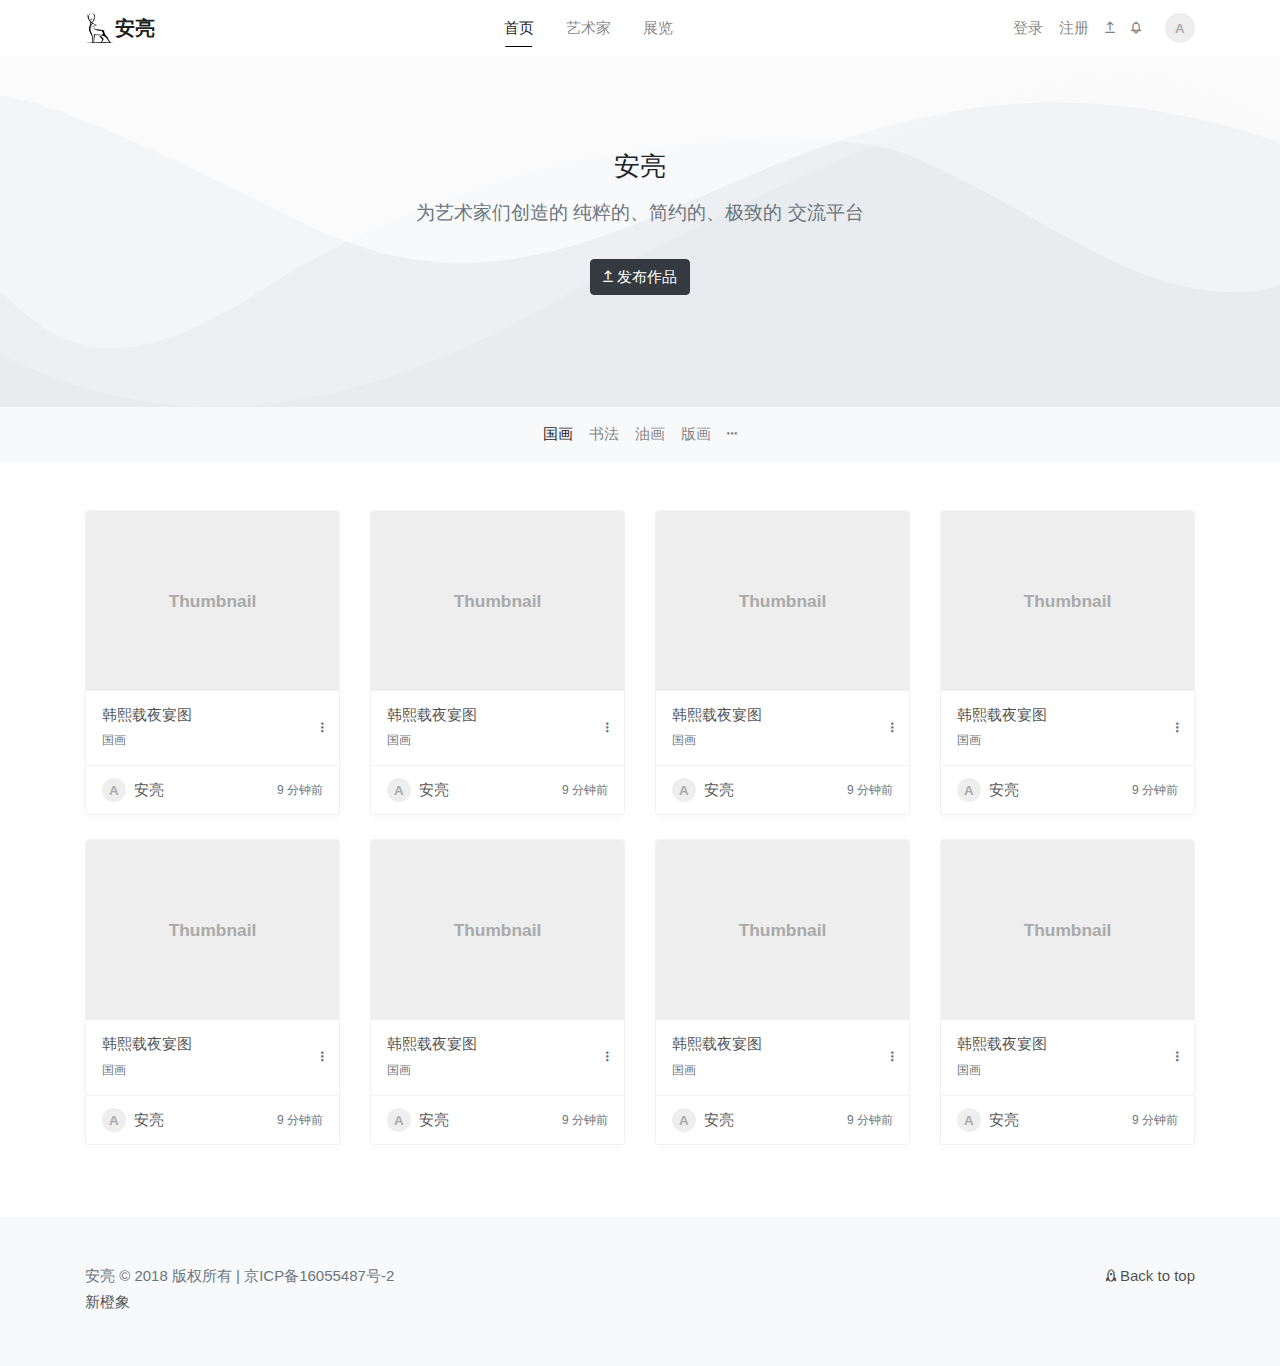
<file: index.html>
<!DOCTYPE html>
<html lang="en">
<head>
    <meta charset="utf-8">
    <meta name="viewport" content="width=device-width, initial-scale=1, shrink-to-fit=no">
    <title>安亮 - 纯粹的艺术家网站</title>
    <link rel="stylesheet" href="assets/css/bootstrap.min.css">
    <link rel="stylesheet" href="assets/css/style.css">
</head>
<body>
<header>
    <nav class="navbar navbar-expand-sm navbar-light bg-white">
        <div class="container d-flex align-items-center justify-content-between">

            <a href="#" class="navbar-brand d-flex align-items-center">
                <img class="logo" src="assets/images/deer.svg" alt="安亮">
                <strong>安亮</strong>
            </a>
            <ul class="navbar-nav m-auto navbar-nav-main">
                <li class="nav-item">
                    <a class="nav-link active" href="index.html">首页 <span class="sr-only">(current)</span></a>
                </li>
                <li class="nav-item">
                    <a class="nav-link" href="artists.html">艺术家</a>
                </li>
                <li class="nav-item">
                    <a class="nav-link" href="#">展览</a>
                </li>
            </ul>
            <ul class="navbar-nav navbar-nav-login">
                <li><a class="nav-link" href="#">登录</a></li>
                <li><a class="nav-link" href="#">注册</a></li>
            </ul>
            <ul class="navbar-nav d-flex align-items-center navbar-nav-user">
                <li>
                    <a class="nav-link" href="#"><i class="fe fe-upload"></i></a>
                </li>
                <li>
                    <a class="nav-link" href="#"><i class="fe fe-bell"></i></a>
                </li>
                <li class="ml-3">
                    <div class="dropdown">
                        <a href="#" class="dropdown-toggle dropdown-avatar" role="button" data-toggle="dropdown" aria-haspopup="true" aria-expanded="false">
                            <img class="rounded-circle" data-src="holder.js/30x30?&text=A?&text=A">
                        </a>
                        <div class="dropdown-menu dropdown-menu-right">
                            <a class="dropdown-item" href="#"><i class="fe fe-home"></i> 安亮</a>
                            <div class="dropdown-divider"></div>
                            <a class="dropdown-item" href="#"><i class="fe fe-picture"></i> 我的作品</a>
                            <a class="dropdown-item" href="#"><i class="fe fe-heart-o"></i> 我的关注</a>
                            <a class="dropdown-item" href="#"><i class="fe fe-document"></i> 我的资料</a>
                            <div class="dropdown-divider"></div>
                            <a class="dropdown-item" href="#"><i class="fe fe-logout"></i> 退出</a>
                        </div>
                    </div>
                </li>
            </ul>

        </div>
    </nav>
</header>

<main role="main">

    <section class="jumbotron text-center">
        <svg class="rickrack" xmlns="http://www.w3.org/2000/svg" width="100%" height="100%" viewBox="0 0 1000 100" preserveAspectRatio="none">
            <path opacity="0.2" d="M473,67.3c-203.9,88.3-263.1-34-320.3,0C66,119.1,0,59.7,0,59.7V0h1000v59.7 c0,0-62.1,26.1-94.9,29.3c-32.8,3.3-62.8-12.3-75.8-22.1C806,49.6,745.3,8.7,694.9,4.7S492.4,59,473,67.3z"></path>
            <path opacity="0.4" d="M734,67.3c-45.5,0-77.2-23.2-129.1-39.1c-28.6-8.7-150.3-10.1-254,39.1 s-91.7-34.4-149.2,0C115.7,118.3,0,39.8,0,39.8V0h1000v36.5c0,0-28.2-18.5-92.1-18.5C810.2,18.1,775.7,67.3,734,67.3z"></path>
            <path opacity="0.6" d="M766.1,28.9c-200-57.5-266,65.5-395.1,19.5C242,1.8,242,5.4,184.8,20.6C128,35.8,132.3,44.9,89.9,52.5C28.6,63.7,0,0,0,0 h1000c0,0-9.9,40.9-83.6,48.1S829.6,47,766.1,28.9z"></path>
        </svg>
        <div class="container">
            <h1 class="jumbotron-heading">安亮</h1>
            <p class="lead text-muted">为艺术家们创造的 纯粹的、简约的、极致的 交流平台</p>
            <p class="pt-3"><button class="btn btn-dark"><i class="fe fe-upload"></i> 发布作品</button></p>
        </div>
    </section>

    <nav class="navbar navbar-expand-sm navbar-light bg-light">
        <div class="container">
            <ul class="navbar-nav m-auto">
                <li class="nav-item">
                    <a class="nav-link active" href="#">国画 <span class="sr-only">(current)</span></a>
                </li>
                <li class="nav-item">
                    <a class="nav-link" href="#">书法</a>
                </li>
                <li class="nav-item">
                    <a class="nav-link" href="#">油画</a>
                </li>
                <li class="nav-item">
                    <a class="nav-link" href="#">版画</a>
                </li>
                <li class="nav-item">
                    <div class="dropdown">
                        <a href="#" class="nav-link dropdown-toggle dropdown-ellipses" role="button" data-toggle="dropdown" aria-haspopup="true" aria-expanded="false">
                            <i class="fe fe-elipsis-h"></i>
                        </a>
                        <div class="dropdown-menu dropdown-menu-right">
                            <a href="#" class="dropdown-item">摄影</a>
                            <a href="#" class="dropdown-item">雕塑</a>
                            <a href="#" class="dropdown-item">当代水墨</a>
                        </div>
                    </div>
                </li>
            </ul>
        </div>
    </nav>

    <div class="album py-5">
        <div class="container">

            <div class="row">
                <div class="col-xl-3 col-lg-4 col-md-6">
                    <div class="card card-album mb-4">
                        <a href="#" target="_blank">
                            <img class="card-img-top" data-src="holder.js/100px180?auto=yes&text=Thumbnail" alt="Card image cap">
                        </a>
                        <div class="card-body">
                            <div class="row align-items-center">
                                <div class="col">
                                    <h4 class="card-title mb-2 name"><a href="#" target="_blank">韩熙载夜宴图</a></h4>
                                    <p class="card-text small text-muted">国画</p>
                                </div>
                                <div class="col-auto">
                                    <a class="text-muted" href="#"><i class="fe fe-elipsis-v"></i></a>
                                </div>
                            </div>
                        </div>
                        <div class="card-footer d-flex justify-content-between align-items-center">
                            <div class="media align-items-center">
                                <a href="anliang.html" target="_blank">
                                    <img class="rounded-circle align-self-center mr-2" data-src="holder.js/24x24?&text=A?&text=A">
                                </a>
                                <div class="media-body">
                                    <a href="anliang.html" target="_blank">安亮</a>
                                </div>
                            </div>
                            <small class="text-muted">9 分钟前</small>
                        </div>
                    </div>
                </div>
                <div class="col-xl-3 col-lg-4 col-md-6">
                    <div class="card card-album mb-4">
                        <a href="#" target="_blank">
                            <img class="card-img-top" data-src="holder.js/100px180?auto=yes&text=Thumbnail" alt="Card image cap">
                        </a>
                        <div class="card-body">
                            <div class="row align-items-center">
                                <div class="col">
                                    <h4 class="card-title mb-2 name"><a href="#" target="_blank">韩熙载夜宴图</a></h4>
                                    <p class="card-text small text-muted">国画</p>
                                </div>
                                <div class="col-auto">
                                    <a class="text-muted" href="#"><i class="fe fe-elipsis-v"></i></a>
                                </div>
                            </div>
                        </div>
                        <div class="card-footer d-flex justify-content-between align-items-center">
                            <div class="media align-items-center">
                                <a href="anliang.html" target="_blank">
                                    <img class="rounded-circle align-self-center mr-2" data-src="holder.js/24x24?&text=A?&text=A">
                                </a>
                                <div class="media-body">
                                    <a href="anliang.html" target="_blank">安亮</a>
                                </div>
                            </div>
                            <small class="text-muted">9 分钟前</small>
                        </div>
                    </div>
                </div>
                <div class="col-xl-3 col-lg-4 col-md-6">
                    <div class="card card-album mb-4">
                        <a href="#" target="_blank">
                            <img class="card-img-top" data-src="holder.js/100px180?auto=yes&text=Thumbnail" alt="Card image cap">
                        </a>
                        <div class="card-body">
                            <div class="row align-items-center">
                                <div class="col">
                                    <h4 class="card-title mb-2 name"><a href="#" target="_blank">韩熙载夜宴图</a></h4>
                                    <p class="card-text small text-muted">国画</p>
                                </div>
                                <div class="col-auto">
                                    <a class="text-muted" href="#"><i class="fe fe-elipsis-v"></i></a>
                                </div>
                            </div>
                        </div>
                        <div class="card-footer d-flex justify-content-between align-items-center">
                            <div class="media align-items-center">
                                <a href="anliang.html" target="_blank">
                                    <img class="rounded-circle align-self-center mr-2" data-src="holder.js/24x24?&text=A?&text=A">
                                </a>
                                <div class="media-body">
                                    <a href="anliang.html" target="_blank">安亮</a>
                                </div>
                            </div>
                            <small class="text-muted">9 分钟前</small>
                        </div>
                    </div>
                </div>
                <div class="col-xl-3 col-lg-4 col-md-6">
                    <div class="card card-album mb-4">
                        <a href="#" target="_blank">
                            <img class="card-img-top" data-src="holder.js/100px180?auto=yes&text=Thumbnail" alt="Card image cap">
                        </a>
                        <div class="card-body">
                            <div class="row align-items-center">
                                <div class="col">
                                    <h4 class="card-title mb-2 name"><a href="#" target="_blank">韩熙载夜宴图</a></h4>
                                    <p class="card-text small text-muted">国画</p>
                                </div>
                                <div class="col-auto">
                                    <a class="text-muted" href="#"><i class="fe fe-elipsis-v"></i></a>
                                </div>
                            </div>
                        </div>
                        <div class="card-footer d-flex justify-content-between align-items-center">
                            <div class="media align-items-center">
                                <a href="anliang.html" target="_blank">
                                    <img class="rounded-circle align-self-center mr-2" data-src="holder.js/24x24?&text=A?&text=A">
                                </a>
                                <div class="media-body">
                                    <a href="anliang.html" target="_blank">安亮</a>
                                </div>
                            </div>
                            <small class="text-muted">9 分钟前</small>
                        </div>
                    </div>
                </div>
                <div class="col-xl-3 col-lg-4 col-md-6">
                    <div class="card card-album mb-4">
                        <a href="#" target="_blank">
                            <img class="card-img-top" data-src="holder.js/100px180?auto=yes&text=Thumbnail" alt="Card image cap">
                        </a>
                        <div class="card-body">
                            <div class="row align-items-center">
                                <div class="col">
                                    <h4 class="card-title mb-2 name"><a href="#" target="_blank">韩熙载夜宴图</a></h4>
                                    <p class="card-text small text-muted">国画</p>
                                </div>
                                <div class="col-auto">
                                    <a class="text-muted" href="#"><i class="fe fe-elipsis-v"></i></a>
                                </div>
                            </div>
                        </div>
                        <div class="card-footer d-flex justify-content-between align-items-center">
                            <div class="media align-items-center">
                                <a href="anliang.html" target="_blank">
                                    <img class="rounded-circle align-self-center mr-2" data-src="holder.js/24x24?&text=A?&text=A">
                                </a>
                                <div class="media-body">
                                    <a href="anliang.html" target="_blank">安亮</a>
                                </div>
                            </div>
                            <small class="text-muted">9 分钟前</small>
                        </div>
                    </div>
                </div>
                <div class="col-xl-3 col-lg-4 col-md-6">
                    <div class="card card-album mb-4">
                        <a href="#" target="_blank">
                            <img class="card-img-top" data-src="holder.js/100px180?auto=yes&text=Thumbnail" alt="Card image cap">
                        </a>
                        <div class="card-body">
                            <div class="row align-items-center">
                                <div class="col">
                                    <h4 class="card-title mb-2 name"><a href="#" target="_blank">韩熙载夜宴图</a></h4>
                                    <p class="card-text small text-muted">国画</p>
                                </div>
                                <div class="col-auto">
                                    <a class="text-muted" href="#"><i class="fe fe-elipsis-v"></i></a>
                                </div>
                            </div>
                        </div>
                        <div class="card-footer d-flex justify-content-between align-items-center">
                            <div class="media align-items-center">
                                <a href="anliang.html" target="_blank">
                                    <img class="rounded-circle align-self-center mr-2" data-src="holder.js/24x24?&text=A?&text=A">
                                </a>
                                <div class="media-body">
                                    <a href="anliang.html" target="_blank">安亮</a>
                                </div>
                            </div>
                            <small class="text-muted">9 分钟前</small>
                        </div>
                    </div>
                </div>
                <div class="col-xl-3 col-lg-4 col-md-6">
                    <div class="card card-album mb-4">
                        <a href="#" target="_blank">
                            <img class="card-img-top" data-src="holder.js/100px180?auto=yes&text=Thumbnail" alt="Card image cap">
                        </a>
                        <div class="card-body">
                            <div class="row align-items-center">
                                <div class="col">
                                    <h4 class="card-title mb-2 name"><a href="#" target="_blank">韩熙载夜宴图</a></h4>
                                    <p class="card-text small text-muted">国画</p>
                                </div>
                                <div class="col-auto">
                                    <a class="text-muted" href="#"><i class="fe fe-elipsis-v"></i></a>
                                </div>
                            </div>
                        </div>
                        <div class="card-footer d-flex justify-content-between align-items-center">
                            <div class="media align-items-center">
                                <a href="anliang.html" target="_blank">
                                    <img class="rounded-circle align-self-center mr-2" data-src="holder.js/24x24?&text=A?&text=A">
                                </a>
                                <div class="media-body">
                                    <a href="anliang.html" target="_blank">安亮</a>
                                </div>
                            </div>
                            <small class="text-muted">9 分钟前</small>
                        </div>
                    </div>
                </div>
                <div class="col-xl-3 col-lg-4 col-md-6">
                    <div class="card card-album mb-4">
                        <a href="#" target="_blank">
                            <img class="card-img-top" data-src="holder.js/100px180?auto=yes&text=Thumbnail" alt="Card image cap">
                        </a>
                        <div class="card-body">
                            <div class="row align-items-center">
                                <div class="col">
                                    <h4 class="card-title mb-2 name"><a href="#" target="_blank">韩熙载夜宴图</a></h4>
                                    <p class="card-text small text-muted">国画</p>
                                </div>
                                <div class="col-auto">
                                    <a class="text-muted" href="#"><i class="fe fe-elipsis-v"></i></a>
                                </div>
                            </div>
                        </div>
                        <div class="card-footer d-flex justify-content-between align-items-center">
                            <div class="media align-items-center">
                                <a href="anliang.html" target="_blank">
                                    <img class="rounded-circle align-self-center mr-2" data-src="holder.js/24x24?&text=A?&text=A">
                                </a>
                                <div class="media-body">
                                    <a href="anliang.html" target="_blank">安亮</a>
                                </div>
                            </div>
                            <small class="text-muted">9 分钟前</small>
                        </div>
                    </div>
                </div>
            </div>
        </div>
    </div>

</main>

<footer class="text-muted bg-light py-5">
    <div class="container">
        <p class="float-right">
            <a href="#"><i class="fe fe-rocket"></i> Back to top</a>
        </p>
        <p>安亮 &copy; 2018 版权所有 | 京ICP备16055487号-2</p>
        <p><a href="http://newimaging.cn">新橙象</a></p>
    </div>
</footer>

<script src="assets/script/jquery-3.2.1.slim.min.js"></script>
<script src="assets/script/popper.min.js"></script>
<script src="assets/script/bootstrap.min.js"></script>
<script src="assets/script/holder.min.js"></script>
</body>
</html>
</file>
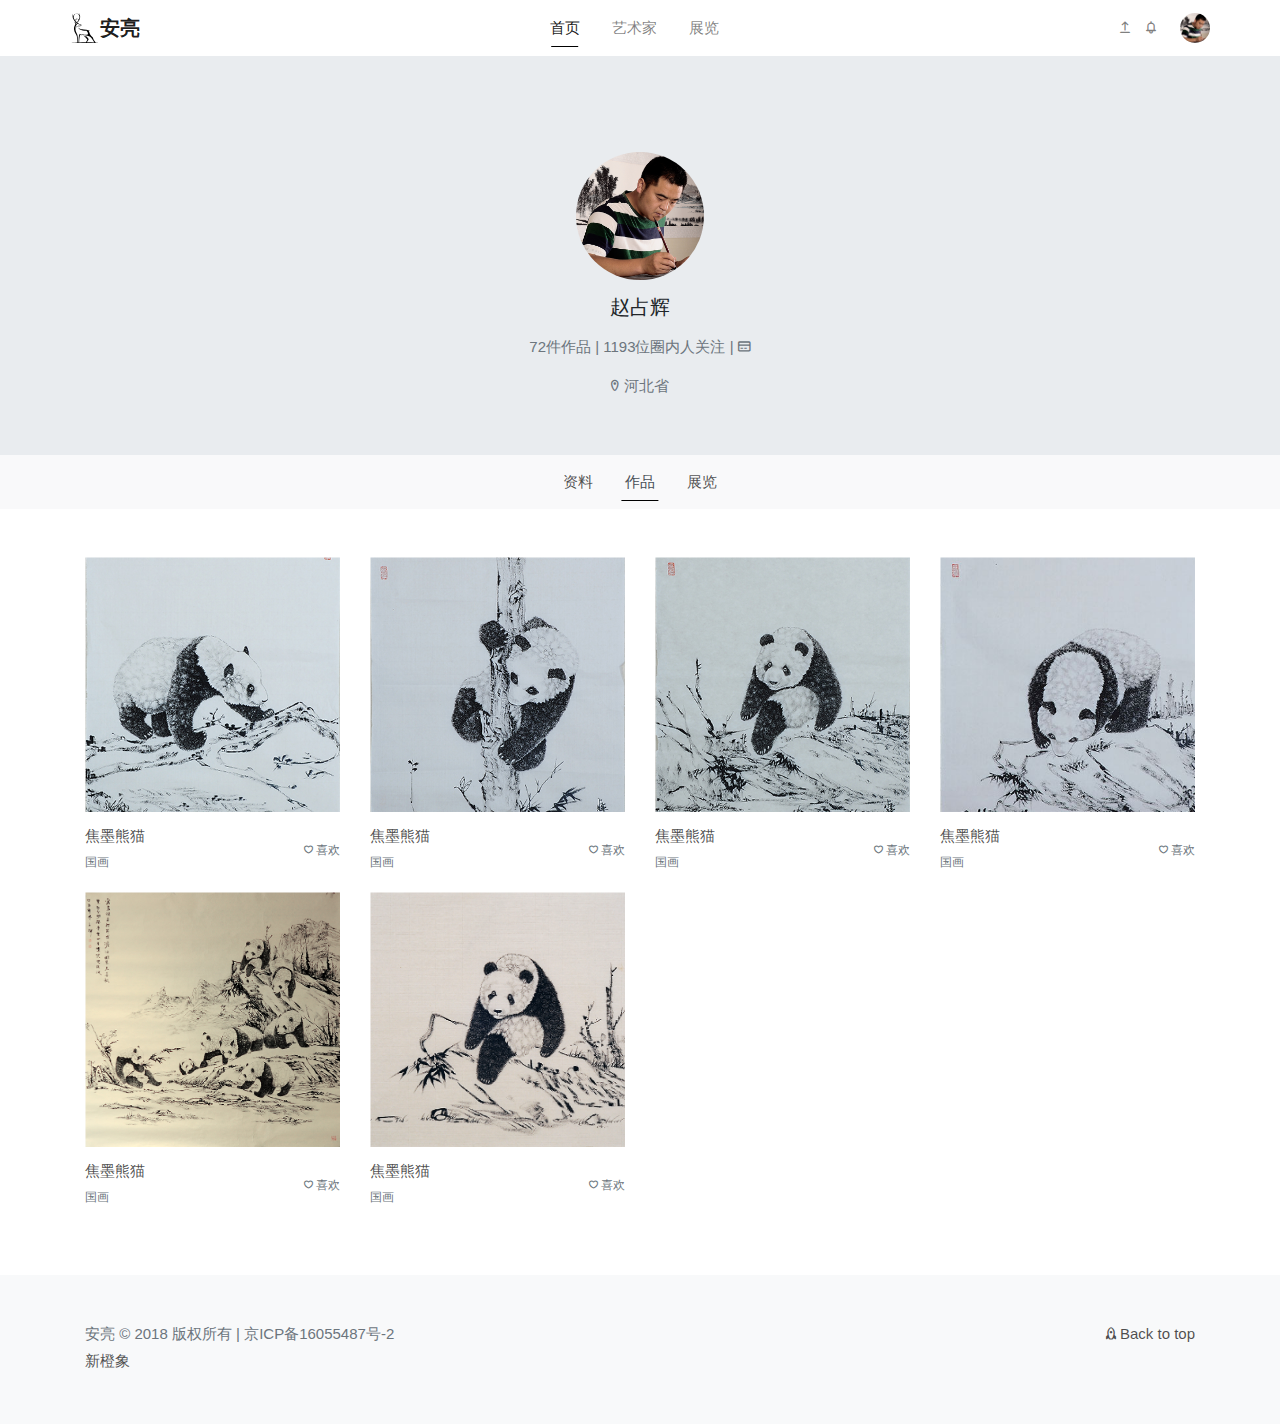
<file: anliang.html>
<!DOCTYPE html>
<html lang="en">
<head>
    <meta charset="utf-8">
    <meta name="viewport" content="width=device-width, initial-scale=1, shrink-to-fit=no">
    <title>安亮</title>
    <link rel="stylesheet" href="assets/css/bootstrap.min.css">
    <link rel="stylesheet" href="assets/css/style.css">
</head>
<body>
<header>
    <nav class="navbar navbar-expand navbar-light bg-white">
        <div class="container d-flex align-items-center justify-content-between">
            <a href="#" class="navbar-brand d-flex align-items-center">
                <img class="logo" src="assets/images/deer.svg" alt="安亮">
                <strong>安亮</strong>
            </a>
            <ul class="navbar-nav m-auto navbar-nav-main">
                <li class="nav-item">
                    <a class="nav-link active" href="index.html">首页 <span class="sr-only">(current)</span></a>
                </li>
                <li class="nav-item">
                    <a class="nav-link" href="artists.html">艺术家</a>
                </li>
                <li class="nav-item">
                    <a class="nav-link" href="#">展览</a>
                </li>
            </ul>
            <ul class="navbar-nav d-flex align-items-center navbar-nav-user">
                <li>
                    <a class="nav-link" href="#"><i class="fe fe-upload"></i></a>
                </li>
                <li>
                    <a class="nav-link" href="#"><i class="fe fe-bell"></i></a>
                </li>
                <li class="ml-3">
                    <div class="dropdown">
                        <a href="#" class="dropdown-toggle dropdown-avatar" role="button" data-toggle="dropdown" aria-haspopup="true" aria-expanded="false">
                            <img class="rounded-circle"  src="artists/shumian/avatar.jpg" width="30" height="30">
                        </a>
                        <div class="dropdown-menu dropdown-menu-right">
                            <a class="dropdown-item" href="#"><i class="fe fe-home"></i> 安亮</a>
                            <div class="dropdown-divider"></div>
                            <a class="dropdown-item" href="#"><i class="fe fe-picture"></i> 我的作品</a>
                            <a class="dropdown-item" href="#"><i class="fe fe-heart-o"></i> 我的关注</a>
                            <a class="dropdown-item" href="#"><i class="fe fe-document"></i> 我的资料</a>
                            <a class="dropdown-item" href="#"><i class="fe fe-gear"></i> 账号设置</a>
                            <div class="dropdown-divider"></div>
                            <a class="dropdown-item" href="#"><i class="fe fe-logout"></i> 退出</a>
                        </div>
                    </div>
                </li>
            </ul>
        </div>
    </nav>
</header>

<main role="main">

    <section class="jumbotron text-center">
        <figure class="artist-header">
            <img class="rounded-circle avatar avatar-artist" src="artists/shumian/avatar.jpg" width="128" height="128">
            <figcaption>
                <h2>赵占辉</h2>
                <p class="text-muted">72件作品 | 1193位圈内人关注 | <i class="fe fe-credit-card"></i></p>
                <p class="text-muted"><i class="fe fe-location"></i> 河北省</p>
            </figcaption>
        </figure>
        <nav class="navbar navbar-expand-sm navbar-profile">
            <ul class="nav nav-tabs m-auto " role="tablist">
                <li class="nav-item">
                    <a class="nav-link" data-toggle="tab" role="tab" href="#information">资料</a>
                </li>
                <li class="nav-item">
                    <a class="nav-link active" data-toggle="tab" role="tab" href="#works">作品</a>
                </li>
                <li class="nav-item">
                    <a class="nav-link" data-toggle="tab" role="tab" href="#exhibition">展览</a>
                </li>
            </ul>
        </nav>
    </section>

    <section class="album py-5">
        <div class="container">
            <div class="tab-content">
                <div class="tab-pane" role="tabpanel" id="information">
                    <p>赵占辉又名殊冕，1981年生于河北邢台柏乡。先后毕业于河北大学工艺美术学院 、河北农业大学艺术学院，结业于河北省美术研究所国画山水研修班，先后师从于著名画家赵小海、崔晓东。</p>
                    <ul>
                        <li>作品《永恒》入选庆祝建国65周年河北美术作品展。</li>
                        <li>作品《君子兰》编入《白描花卉课堂教程》。</li>
                        <li>作品《希望》入选“悲鸿精神全国中国画作品展”。</li>
                        <li>作品《永恒》入选2015年全国中国画作品展。</li>
                    </ul>
                </div>
                <div class="tab-pane active" role="tabpanel" id="works">
                    <div class="row">
                        <div class="col-xl-3 col-lg-4 col-md-6">
                            <figure class="artwork">
                                <a class="artwork-link" href="#">
                                    <img class="artwork-img" src="artists/shumian/panda001.jpg" alt="焦墨熊猫">
                                </a>
                                <figcaption class="artwork-info">
                                    <div class="row align-items-center">
                                        <div class="col">
                                            <h4 class="card-title mb-2 name"><a href="#" target="_blank">焦墨熊猫</a></h4>
                                            <p class="card-text small text-muted">国画</p>
                                        </div>
                                        <div class="col-auto">
                                            <a class="text-muted small" href="#"><i class="fe fe-heart-o"></i> 喜欢</a>
                                        </div>
                                    </div>
                                </figcaption>
                            </figure>
                        </div>
                        <div class="col-xl-3 col-lg-4 col-md-6">
                            <figure class="artwork">
                                <a class="artwork-link" href="#">
                                    <img class="artwork-img" src="artists/shumian/panda002.jpg" alt="焦墨熊猫">
                                </a>
                                <figcaption class="artwork-info">
                                    <div class="row align-items-center">
                                        <div class="col">
                                            <h4 class="card-title mb-2 name"><a href="#" target="_blank">焦墨熊猫</a></h4>
                                            <p class="card-text small text-muted">国画</p>
                                        </div>
                                        <div class="col-auto">
                                            <a class="text-muted small" href="#"><i class="fe fe-heart-o"></i> 喜欢</a>
                                        </div>
                                    </div>
                                </figcaption>
                            </figure>
                        </div>
                        <div class="col-xl-3 col-lg-4 col-md-6">
                            <figure class="artwork">
                                <a class="artwork-link" href="#">
                                    <img class="artwork-img" src="artists/shumian/panda003.jpg" alt="焦墨熊猫">
                                </a>
                                <figcaption class="artwork-info">
                                    <div class="row align-items-center">
                                        <div class="col">
                                            <h4 class="card-title mb-2 name"><a href="#" target="_blank">焦墨熊猫</a></h4>
                                            <p class="card-text small text-muted">国画</p>
                                        </div>
                                        <div class="col-auto">
                                            <a class="text-muted small" href="#"><i class="fe fe-heart-o"></i> 喜欢</a>
                                        </div>
                                    </div>
                                </figcaption>
                            </figure>
                        </div>
                        <div class="col-xl-3 col-lg-4 col-md-6">
                            <figure class="artwork">
                                <a class="artwork-link" href="#">
                                    <img class="artwork-img" src="artists/shumian/panda004.jpg" alt="焦墨熊猫">
                                </a>
                                <figcaption class="artwork-info">
                                    <div class="row align-items-center">
                                        <div class="col">
                                            <h4 class="card-title mb-2 name"><a href="#" target="_blank">焦墨熊猫</a></h4>
                                            <p class="card-text small text-muted">国画</p>
                                        </div>
                                        <div class="col-auto">
                                            <a class="text-muted small" href="#"><i class="fe fe-heart-o"></i> 喜欢</a>
                                        </div>
                                    </div>
                                </figcaption>
                            </figure>
                        </div>
                        <div class="col-xl-3 col-lg-4 col-md-6">
                            <figure class="artwork">
                                <a class="artwork-link" href="#">
                                    <img class="artwork-img" src="artists/shumian/panda005.jpg" alt="焦墨熊猫">
                                </a>
                                <figcaption class="artwork-info">
                                    <div class="row align-items-center">
                                        <div class="col">
                                            <h4 class="card-title mb-2 name"><a href="#" target="_blank">焦墨熊猫</a></h4>
                                            <p class="card-text small text-muted">国画</p>
                                        </div>
                                        <div class="col-auto">
                                            <a class="text-muted small" href="#"><i class="fe fe-heart-o"></i> 喜欢</a>
                                        </div>
                                    </div>
                                </figcaption>
                            </figure>
                        </div>
                        <div class="col-xl-3 col-lg-4 col-md-6">
                            <figure class="artwork">
                                <a class="artwork-link" href="#">
                                    <img class="artwork-img" src="artists/shumian/panda006.jpg" alt="焦墨熊猫">
                                </a>
                                <figcaption class="artwork-info">
                                    <div class="row align-items-center">
                                        <div class="col">
                                            <h4 class="card-title mb-2 name"><a href="#" target="_blank">焦墨熊猫</a></h4>
                                            <p class="card-text small text-muted">国画</p>
                                        </div>
                                        <div class="col-auto">
                                            <a class="text-muted small" href="#"><i class="fe fe-heart-o"></i> 喜欢</a>
                                        </div>
                                    </div>
                                </figcaption>
                            </figure>
                        </div>
                    </div>
                </div>
                <div class="tab-pane" role="tabpanel" id="exhibition">
                    <div class="timeline"></div>
                </div>
            </div>

        </div>
    </section>

</main>

<footer class="text-muted bg-light py-5">
    <div class="container">
        <p class="float-right">
            <a href="#"><i class="fe fe-rocket"></i> Back to top</a>
        </p>
        <p>安亮 &copy; 2018 版权所有 | 京ICP备16055487号-2</p>
        <p><a href="http://newimaging.cn">新橙象</a></p>
    </div>
</footer>


<script src="assets/script/jquery-3.2.1.slim.min.js"></script>
<script src="assets/script/popper.min.js"></script>
<script src="assets/script/bootstrap.min.js"></script>
<script src="assets/script/holder.min.js"></script>
</body>
</html>
</file>
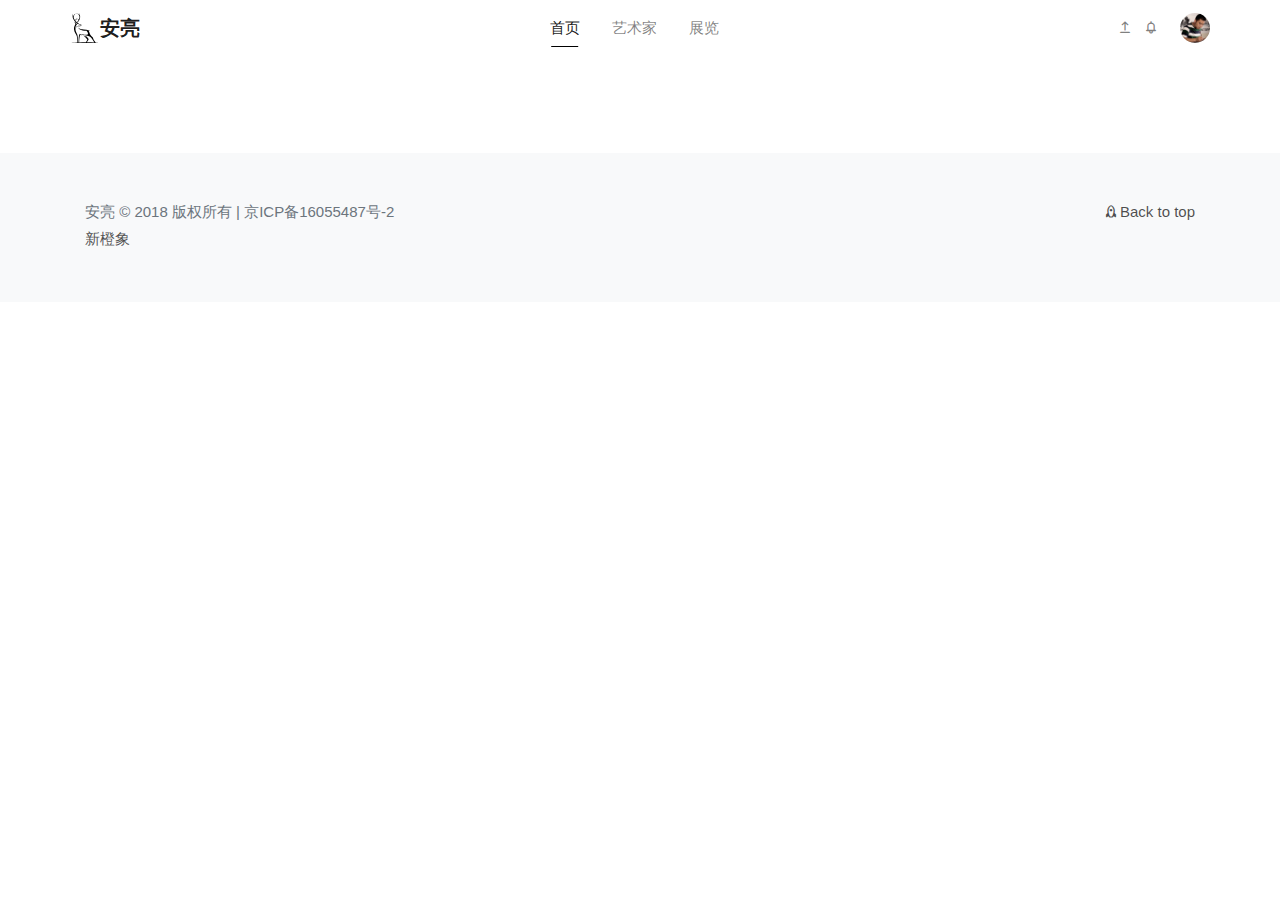
<file: artists.html>
<!DOCTYPE html>
<html lang="en">
<head>
    <meta charset="utf-8">
    <meta name="viewport" content="width=device-width, initial-scale=1, shrink-to-fit=no">
    <title>安亮</title>
    <link rel="stylesheet" href="assets/css/bootstrap.min.css">
    <link rel="stylesheet" href="assets/css/style.css">
</head>
<body>
<header>
    <nav class="navbar navbar-expand navbar-light bg-white">
        <div class="container d-flex align-items-center justify-content-between">
            <a href="#" class="navbar-brand d-flex align-items-center">
                <img class="logo" src="assets/images/deer.svg" alt="安亮">
                <strong>安亮</strong>
            </a>
            <ul class="navbar-nav m-auto navbar-nav-main">
                <li class="nav-item">
                    <a class="nav-link active" href="index.html">首页 <span class="sr-only">(current)</span></a>
                </li>
                <li class="nav-item">
                    <a class="nav-link" href="artists.html">艺术家</a>
                </li>
                <li class="nav-item">
                    <a class="nav-link" href="#">展览</a>
                </li>
            </ul>
            <ul class="navbar-nav d-flex align-items-center navbar-nav-user">
                <li>
                    <a class="nav-link" href="#"><i class="fe fe-upload"></i></a>
                </li>
                <li>
                    <a class="nav-link" href="#"><i class="fe fe-bell"></i></a>
                </li>
                <li class="ml-3">
                    <div class="dropdown">
                        <a href="#" class="dropdown-toggle dropdown-avatar" role="button" data-toggle="dropdown" aria-haspopup="true" aria-expanded="false">
                            <img class="rounded-circle"  src="artists/shumian/avatar.jpg" width="30" height="30">
                        </a>
                        <div class="dropdown-menu dropdown-menu-right">
                            <a class="dropdown-item" href="#"><i class="fe fe-home"></i> 安亮</a>
                            <div class="dropdown-divider"></div>
                            <a class="dropdown-item" href="#"><i class="fe fe-picture"></i> 我的作品</a>
                            <a class="dropdown-item" href="#"><i class="fe fe-heart-o"></i> 我的关注</a>
                            <a class="dropdown-item" href="#"><i class="fe fe-document"></i> 我的资料</a>
                            <a class="dropdown-item" href="#"><i class="fe fe-gear"></i> 账号设置</a>
                            <div class="dropdown-divider"></div>
                            <a class="dropdown-item" href="#"><i class="fe fe-logout"></i> 退出</a>
                        </div>
                    </div>
                </li>
            </ul>
        </div>
    </nav>
</header>

<main role="main">

    <section class="album py-5">
        <div class="container">
            <div class="row">
                <div class="col-3"></div>
                <div class="col-3"></div>
                <div class="col-3"></div>
                <div class="col-3"></div>
            </div>
        </div>
    </section>

</main>

<footer class="text-muted bg-light py-5">
    <div class="container">
        <p class="float-right">
            <a href="#"><i class="fe fe-rocket"></i> Back to top</a>
        </p>
        <p>安亮 &copy; 2018 版权所有 | 京ICP备16055487号-2</p>
        <p><a href="http://newimaging.cn">新橙象</a></p>
    </div>
</footer>


<script src="assets/script/jquery-3.2.1.slim.min.js"></script>
<script src="assets/script/popper.min.js"></script>
<script src="assets/script/bootstrap.min.js"></script>
<script src="assets/script/holder.min.js"></script>
</body>
</html>
</file>
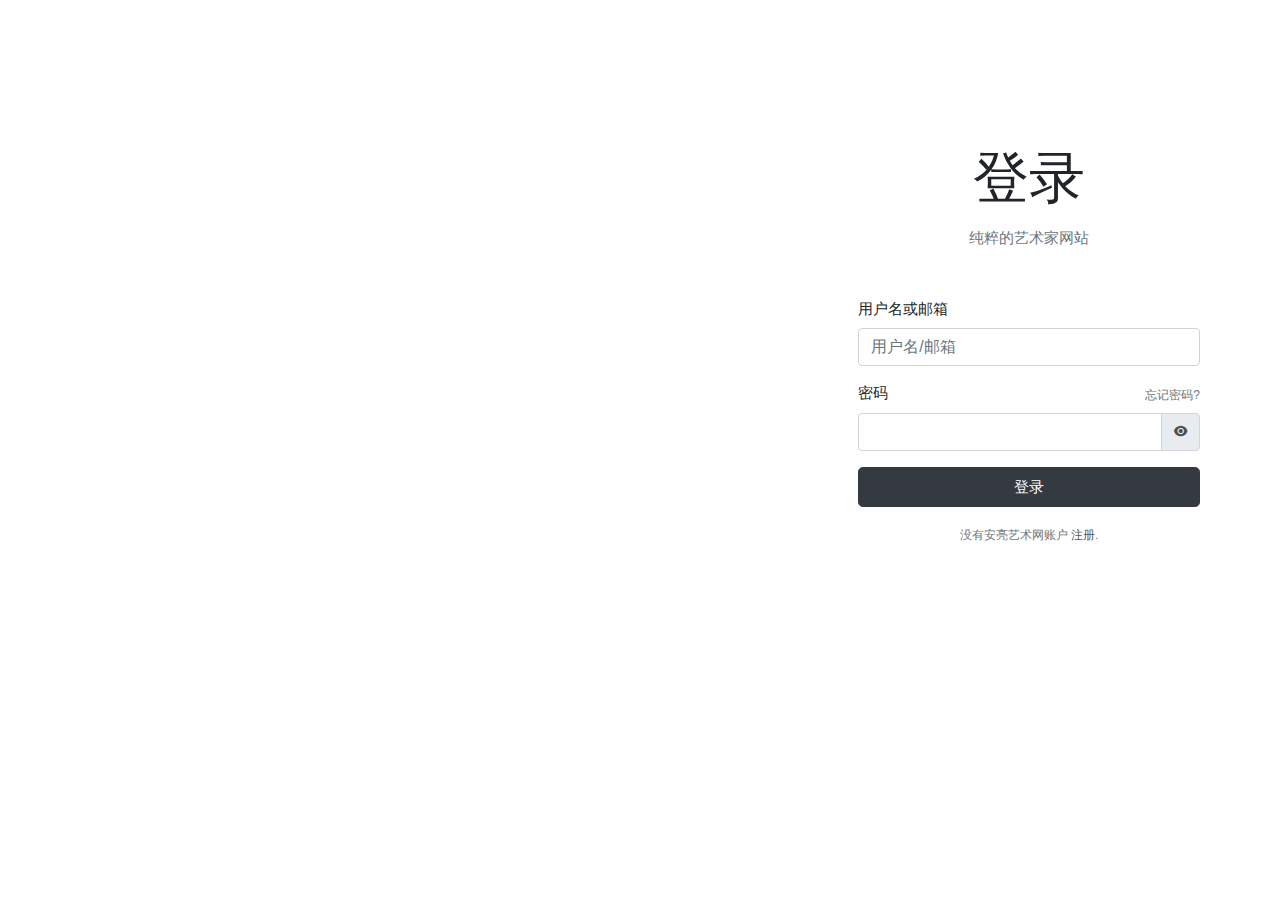
<file: login.html>
<!DOCTYPE html>
<html lang="en">
<head>
    <meta charset="utf-8">
    <meta name="viewport" content="width=device-width, initial-scale=1, shrink-to-fit=no">
    <title>安亮</title>
    <link rel="stylesheet" href="assets/css/bootstrap.min.css">
    <link rel="stylesheet" href="assets/css/style.css">
</head>
<body>


<div class="login">
    <div class="login-media">
        <video playsinline="" autoplay="" loop="" muted="" data-autoplay="" poster="http://phggwy93l.bkt.clouddn.com/assets/video/horse.jpg">
            <source src="http://phggwy93l.bkt.clouddn.com/assets/video/horse.mp4" type="video/mp4">
        </video>
        <div class="login-media-overlay"></div>
    </div>
    <div class="login-frame" style="padding: 9rem 5rem">
        <!-- Heading -->
        <h2 class="display-4 text-center mb-3">登录</h2>

        <!-- Subheading -->
        <p class="text-muted text-center mb-5">纯粹的艺术家网站</p>

        <!-- Form -->
        <form>
            <div class="form-group">
                <label>用户名或邮箱</label>
                <input type="text" class="form-control" placeholder="用户名/邮箱">
            </div>
            <div class="form-group">

                <div class="row">
                    <div class="col">
                        <label>密码</label>
                    </div>
                    <div class="col-auto">
                        <a href="password-reset-cover.html" class="form-text small text-muted">忘记密码?</a>
                    </div>
                </div>
                <div class="input-group input-group-merge">
                    <input type="password" class="form-control form-control-appended" placeholder="">
                    <div class="input-group-append">
                        <span class="input-group-text">
                            <i class="fe fe-eye"></i>
                        </span>
                    </div>
                </div>
            </div>

            <!-- Submit -->
            <button class="btn btn-lg btn-block btn-dark mb-3">登录</button>

            <!-- Link -->
            <p class="text-center">
                <small class="text-muted text-center">
                    没有安亮艺术网账户 <a href="sign-up-cover.html">注册</a>.
                </small>
            </p>

        </form>
    </div>
</div>

</body>
</html>
</file>
<file: assets/css/style.css>
body,
.btn, .dropdown-menu {
  font-size: .9375rem; }

a {
  color: rgba(0, 0, 0, 0.7); }
  a:hover {
    color: rgba(0, 0, 0, 0.9); }
  a:active {
    color: rgba(0, 0, 0, 0.9); }

.h1, .h2, .h3, .h4, .h5, .h6, h1, h2, h3, h4, h5, h6 {
  font-family: inherit;
  font-weight: 500;
  line-height: 1.1;
  margin-bottom: 1.125rem;
  color: inherit; }

.h1, h1 {
  font-size: 1.625rem; }

.h2, h2 {
  font-size: 1.25rem; }

.h3, h3 {
  font-size: 1.0625rem; }

.h4, h4 {
  font-size: 0.9375rem; }

.h5, h5 {
  font-size: 0.8125rem; }

.h6, h6 {
  font-size: 0.625rem; }

.lead {
  font-size: 1.17188rem;
  font-weight: 300; }

footer p {
  margin-bottom: .25rem; }

.navbar-nav-main .nav-item,
.nav-tabs .nav-item {
  margin-right: .5rem;
  margin-left: .5rem; }
.navbar-nav-main .nav-link,
.nav-tabs .nav-link {
  position: relative; }
  .navbar-nav-main .nav-link::after,
  .nav-tabs .nav-link::after {
    content: '';
    position: absolute;
    bottom: 0;
    left: 50%;
    transform: translateX(-50%);
    height: 1px;
    width: 60%;
    background: transparent; }
  .navbar-nav-main .nav-link.active::after,
  .nav-tabs .nav-link.active::after {
    background: black; }

.logo {
  height: 30px; }

.nav-tabs {
  border-bottom: none; }
  .nav-tabs .nav-item {
    margin-bottom: 0;
    margin-right: 0;
    margin-left: 0; }
  .nav-tabs .nav-link {
    position: relative; }
    .nav-tabs .nav-link, .nav-tabs .nav-link.active {
      border: none;
      border-radius: 0;
      background: none; }

.navbar-profile {
  position: absolute;
  right: 0;
  bottom: 0;
  left: 0;
  background-color: rgba(255, 255, 255, 0.7); }

.jumbotron {
  position: relative;
  margin-bottom: 0;
  border-radius: 0;
  padding-top: 6rem;
  padding-bottom: 6rem;
  overflow: hidden; }
  .jumbotron .container {
    position: relative;
    z-index: 1; }

@keyframes flowing {
  0% {
    transform: translateX(0); }
  50% {
    transform: translateX(20%); }
  100% {
    transform: translateX(-20%); } }
.rickrack {
  position: absolute;
  z-index: 0;
  top: 0;
  width: 200%;
  overflow: hidden;
  left: 50%;
  transform: translateX(-50%); }
  .rickrack path {
    fill: white; }
    .rickrack path:nth-child(1) {
      animation: flowing 30s infinite linear alternate; }
    .rickrack path:nth-child(2) {
      animation: flowing 60s infinite linear alternate; }
    .rickrack path:nth-child(3) {
      animation: flowing 90s infinite linear alternate; }

/* anliang.cc card*/
/**/
.card-album {
  box-shadow: 0 0.25rem 0.5rem rgba(0, 0, 0, 0.025);
  border-color: rgba(0, 0, 0, 0.05); }
  .card-album .card-title,
  .card-album .card-text {
    overflow: hidden;
    word-break: keep-all;
    white-space: nowrap;
    text-overflow: ellipsis; }
  .card-album .card-body {
    padding: 1rem; }
  .card-album .card-footer {
    border-top-color: rgba(0, 0, 0, 0.05);
    background-color: inherit;
    padding-right: 1rem;
    padding-left: 1rem; }

.gallery {
  display: flex;
  flex-wrap: wrap;
  list-style: none;
  margin: 0;
  padding: 0; }
  .gallery::after {
    content: '';
    flex-grow: 999999999; }
  .gallery .gallery-item {
    flex-grow: 1;
    margin: .5rem; }
    .gallery .gallery-item img {
      object-fit: cover;
      max-width: 100%;
      min-width: 100%;
      height: 20rem;
      vertical-align: center; }

.dropdown-ellipses::after,
.dropdown-avatar::after {
  display: none; }

@font-face {
  font-family: 'feathericon';
  src: url("../feathericon/feathericon.eot");
  src: url("../feathericon/feathericon.eot?#iefix") format("embedded-opentype"), url("../feathericon/feathericon.woff") format("woff"), url("../feathericon/feathericon.ttf") format("truetype"), url("../feathericon/feathericon.svg") format("svg");
  font-weight: normal;
  font-style: normal; }
.fe {
  display: inline-block;
  font: normal normal normal 16px feathericon;
  font-size: inherit;
  text-rendering: auto;
  -webkit-font-smoothing: antialiased;
  -moz-osx-font-smoothing: grayscale; }

.fe-activity:before {
  content: "\f1e2"; }

.fe-add-cart:before {
  content: "\f1e6"; }

.fe-align-bottom:before {
  content: "\f1bf"; }

.fe-align-center:before {
  content: "\f195"; }

.fe-align-left:before {
  content: "\f196"; }

.fe-align-right:before {
  content: "\f197"; }

.fe-align-top:before {
  content: "\f1c0"; }

.fe-align-vertically:before {
  content: "\f1c1"; }

.fe-angry:before {
  content: "\f1b6"; }

.fe-app-menu:before {
  content: "\f198"; }

.fe-arrow-down:before {
  content: "\f100"; }

.fe-arrow-left:before {
  content: "\f101"; }

.fe-arrow-right:before {
  content: "\f102"; }

.fe-arrow-up:before {
  content: "\f103"; }

.fe-artboard:before {
  content: "\f104"; }

.fe-audio-player:before {
  content: "\f199"; }

.fe-backward:before {
  content: "\f180"; }

.fe-bar:before {
  content: "\f105"; }

.fe-bar-chart:before {
  content: "\f106"; }

.fe-beer:before {
  content: "\f107"; }

.fe-bell:before {
  content: "\f108"; }

.fe-birthday-cake:before {
  content: "\f163"; }

.fe-bold:before {
  content: "\f179"; }

.fe-bolt:before {
  content: "\f1e3"; }

.fe-book:before {
  content: "\f109"; }

.fe-bookmark:before {
  content: "\f170"; }

.fe-browser:before {
  content: "\f10b"; }

.fe-brush:before {
  content: "\f10c"; }

.fe-bug:before {
  content: "\f10d"; }

.fe-building:before {
  content: "\f10e"; }

.fe-cage:before {
  content: "\f1e7"; }

.fe-calendar:before {
  content: "\f10f"; }

.fe-camera:before {
  content: "\f110"; }

.fe-cart:before {
  content: "\f1e8"; }

.fe-check:before {
  content: "\f111"; }

.fe-check-circle:before {
  content: "\f19a"; }

.fe-check-circle-o:before {
  content: "\f19b"; }

.fe-check-verified:before {
  content: "\f19c"; }

.fe-clock:before {
  content: "\f113"; }

.fe-close:before {
  content: "\f114"; }

.fe-cloud:before {
  content: "\f115"; }

.fe-cocktail:before {
  content: "\f116"; }

.fe-code:before {
  content: "\f117"; }

.fe-codepen:before {
  content: "\f1d3"; }

.fe-coffee:before {
  content: "\f166"; }

.fe-columns:before {
  content: "\f118"; }

.fe-comment:before {
  content: "\f119"; }

.fe-comment-o:before {
  content: "\f1d2"; }

.fe-commenting:before {
  content: "\f11a"; }

.fe-comments:before {
  content: "\f11b"; }

.fe-compress:before {
  content: "\f181"; }

.fe-credit-card:before {
  content: "\f1e9"; }

.fe-crop:before {
  content: "\f1c2"; }

.fe-cry:before {
  content: "\f1b7"; }

.fe-cutlery:before {
  content: "\f19d"; }

.fe-delete-link:before {
  content: "\f19e"; }

.fe-desktop:before {
  content: "\f11d"; }

.fe-diamond:before {
  content: "\f11e"; }

.fe-difference:before {
  content: "\f1c3"; }

.fe-disabled:before {
  content: "\f11f"; }

.fe-disappointed:before {
  content: "\f1b8"; }

.fe-distribute-horizontally:before {
  content: "\f1cf"; }

.fe-distribute-vertically:before {
  content: "\f1c5"; }

.fe-document:before {
  content: "\f19f"; }

.fe-download:before {
  content: "\f120"; }

.fe-drop-down:before {
  content: "\f121"; }

.fe-drop-left:before {
  content: "\f122"; }

.fe-drop-right:before {
  content: "\f123"; }

.fe-drop-up:before {
  content: "\f124"; }

.fe-edit:before {
  content: "\f17f"; }

.fe-eject:before {
  content: "\f182"; }

.fe-elipsis-h:before {
  content: "\f125"; }

.fe-elipsis-v:before {
  content: "\f126"; }

.fe-equalizer:before {
  content: "\f1a0"; }

.fe-eraser:before {
  content: "\f1c6"; }

.fe-expand:before {
  content: "\f183"; }

.fe-export:before {
  content: "\f16e"; }

.fe-eye:before {
  content: "\f127"; }

.fe-facebook:before {
  content: "\f1d4"; }

.fe-fast-backward:before {
  content: "\f184"; }

.fe-fast-forward:before {
  content: "\f185"; }

.fe-feather:before {
  content: "\f174"; }

.fe-feed:before {
  content: "\f128"; }

.fe-file:before {
  content: "\f1b1"; }

.fe-file-audio:before {
  content: "\f1b2"; }

.fe-file-excel:before {
  content: "\f1a2"; }

.fe-file-image:before {
  content: "\f1b3"; }

.fe-file-movie:before {
  content: "\f1b4"; }

.fe-file-powerpoint:before {
  content: "\f1a3"; }

.fe-file-word:before {
  content: "\f1a4"; }

.fe-file-zip:before {
  content: "\f1b5"; }

.fe-filter:before {
  content: "\f173"; }

.fe-flag:before {
  content: "\f129"; }

.fe-folder:before {
  content: "\f12a"; }

.fe-folder-open:before {
  content: "\f176"; }

.fe-fork:before {
  content: "\f12b"; }

.fe-forward:before {
  content: "\f186"; }

.fe-frowing:before {
  content: "\f1b9"; }

.fe-gamepad:before {
  content: "\f191"; }

.fe-gear:before {
  content: "\f1a5"; }

.fe-gift:before {
  content: "\f1ea"; }

.fe-git:before {
  content: "\f1d5"; }

.fe-github:before {
  content: "\f1d6"; }

.fe-github-alt:before {
  content: "\f1d7"; }

.fe-globe:before {
  content: "\f12c"; }

.fe-google:before {
  content: "\f1d8"; }

.fe-google-plus:before {
  content: "\f1d9"; }

.fe-hash:before {
  content: "\f12d"; }

.fe-headphone:before {
  content: "\f18e"; }

.fe-heart:before {
  content: "\f12e"; }

.fe-heart-o:before {
  content: "\f167"; }

.fe-home:before {
  content: "\f12f"; }

.fe-import:before {
  content: "\f16f"; }

.fe-info:before {
  content: "\f130"; }

.fe-insert-link:before {
  content: "\f1a6"; }

.fe-instagram:before {
  content: "\f1da"; }

.fe-intersect:before {
  content: "\f1c7"; }

.fe-italic:before {
  content: "\f17a"; }

.fe-key:before {
  content: "\f131"; }

.fe-keyboard:before {
  content: "\f132"; }

.fe-kitchen-cooker:before {
  content: "\f1a7"; }

.fe-laptop:before {
  content: "\f133"; }

.fe-layer:before {
  content: "\f18c"; }

.fe-layout:before {
  content: "\f134"; }

.fe-line-chart:before {
  content: "\f135"; }

.fe-link:before {
  content: "\f136"; }

.fe-link-external:before {
  content: "\f137"; }

.fe-list-bullet:before {
  content: "\f17c"; }

.fe-list-order:before {
  content: "\f17d"; }

.fe-list-task:before {
  content: "\f17e"; }

.fe-location:before {
  content: "\f138"; }

.fe-lock:before {
  content: "\f139"; }

.fe-login:before {
  content: "\f13a"; }

.fe-logout:before {
  content: "\f13b"; }

.fe-loop:before {
  content: "\f192"; }

.fe-magic:before {
  content: "\f177"; }

.fe-mail:before {
  content: "\f13c"; }

.fe-map:before {
  content: "\f16d"; }

.fe-mask:before {
  content: "\f1c8"; }

.fe-medal:before {
  content: "\f13d"; }

.fe-megaphone:before {
  content: "\f13e"; }

.fe-mention:before {
  content: "\f164"; }

.fe-messanger:before {
  content: "\f1e1"; }

.fe-minus:before {
  content: "\f140"; }

.fe-mobile:before {
  content: "\f141"; }

.fe-money:before {
  content: "\f1a8"; }

.fe-moon:before {
  content: "\f1ef"; }

.fe-mouse:before {
  content: "\f142"; }

.fe-music:before {
  content: "\f175"; }

.fe-open-mouth:before {
  content: "\f1ba"; }

.fe-palette:before {
  content: "\f165"; }

.fe-paper-plane:before {
  content: "\f178"; }

.fe-pause:before {
  content: "\f187"; }

.fe-pencil:before {
  content: "\f144"; }

.fe-phone:before {
  content: "\f145"; }

.fe-picture:before {
  content: "\f1a9"; }

.fe-picture-square:before {
  content: "\f1e4"; }

.fe-pie-chart:before {
  content: "\f146"; }

.fe-pinterest:before {
  content: "\f1db"; }

.fe-pizza:before {
  content: "\f147"; }

.fe-play:before {
  content: "\f188"; }

.fe-plug:before {
  content: "\f18f"; }

.fe-plus:before {
  content: "\f148"; }

.fe-pocket:before {
  content: "\f1dc"; }

.fe-pot:before {
  content: "\f1aa"; }

.fe-print:before {
  content: "\f171"; }

.fe-prototype:before {
  content: "\f149"; }

.fe-question:before {
  content: "\f14a"; }

.fe-quote-left:before {
  content: "\f14b"; }

.fe-quote-right:before {
  content: "\f14c"; }

.fe-rage:before {
  content: "\f1bb"; }

.fe-random:before {
  content: "\f189"; }

.fe-reload:before {
  content: "\f193"; }

.fe-remove-cart:before {
  content: "\f1eb"; }

.fe-rocket:before {
  content: "\f14d"; }

.fe-scale:before {
  content: "\f1c9"; }

.fe-search:before {
  content: "\f14e"; }

.fe-search-minus:before {
  content: "\f16a"; }

.fe-search-plus:before {
  content: "\f16b"; }

.fe-share:before {
  content: "\f14f"; }

.fe-shield:before {
  content: "\f172"; }

.fe-shopping-bag:before {
  content: "\f1ec"; }

.fe-sitemap:before {
  content: "\f150"; }

.fe-smile:before {
  content: "\f1bc"; }

.fe-smile-alt:before {
  content: "\f1bd"; }

.fe-speaker:before {
  content: "\f1ab"; }

.fe-star:before {
  content: "\f151"; }

.fe-star-o:before {
  content: "\f168"; }

.fe-step-backward:before {
  content: "\f1d0"; }

.fe-step-forward:before {
  content: "\f1d1"; }

.fe-stop:before {
  content: "\f18b"; }

.fe-subtract:before {
  content: "\f1ca"; }

.fe-sunny-o:before {
  content: "\f1f0"; }

.fe-sunrise:before {
  content: "\f1f1"; }

.fe-sync:before {
  content: "\f194"; }

.fe-table:before {
  content: "\f1ac"; }

.fe-tablet:before {
  content: "\f152"; }

.fe-tag:before {
  content: "\f153"; }

.fe-target:before {
  content: "\f1f3"; }

.fe-terminal:before {
  content: "\f154"; }

.fe-text-align-center:before {
  content: "\f1cb"; }

.fe-text-align-justify:before {
  content: "\f1e5"; }

.fe-text-align-left:before {
  content: "\f1cc"; }

.fe-text-align-right:before {
  content: "\f1cd"; }

.fe-text-size:before {
  content: "\f17b"; }

.fe-ticket:before {
  content: "\f155"; }

.fe-tiled:before {
  content: "\f156"; }

.fe-timeline:before {
  content: "\f1ad"; }

.fe-tired:before {
  content: "\f1be"; }

.fe-trash:before {
  content: "\f157"; }

.fe-trophy:before {
  content: "\f158"; }

.fe-truck:before {
  content: "\f1ed"; }

.fe-twitter:before {
  content: "\f1dd"; }

.fe-umbrella:before {
  content: "\f1f2"; }

.fe-underline:before {
  content: "\f1ae"; }

.fe-union:before {
  content: "\f1ce"; }

.fe-unlock:before {
  content: "\f169"; }

.fe-upload:before {
  content: "\f159"; }

.fe-usb:before {
  content: "\f190"; }

.fe-user:before {
  content: "\f15a"; }

.fe-user-minus:before {
  content: "\f16c"; }

.fe-user-plus:before {
  content: "\f15b"; }

.fe-users:before {
  content: "\f15c"; }

.fe-vector:before {
  content: "\f15d"; }

.fe-video:before {
  content: "\f15e"; }

.fe-wallet:before {
  content: "\f1ee"; }

.fe-warning:before {
  content: "\f15f"; }

.fe-watch:before {
  content: "\f1af"; }

.fe-watch-alt:before {
  content: "\f1b0"; }

.fe-wine-glass:before {
  content: "\f161"; }

.fe-wordpress:before {
  content: "\f1de"; }

.fe-wordpress-alt:before {
  content: "\f1df"; }

.fe-wrench:before {
  content: "\f162"; }

.fe-youtube:before {
  content: "\f1e0"; }

.login {
  height: 100vh;
  overflow: hidden; }
  .login img {
    min-height: 100%;
    min-width: 100%; }
  .login .login-media {
    position: relative;
    z-index: 1;
    width: 61.8%;
    height: 100%; }
    .login .login-media video {
      position: absolute;
      z-index: 2;
      top: 0;
      left: 50%;
      transform: translateX(-50%);
      min-width: 100%;
      min-height: 100%; }
    .login .login-media .login-media-overlay {
      position: absolute;
      z-index: 3;
      top: 0;
      left: 0;
      width: 100%;
      height: 100%;
      background-color: rgba(255, 255, 255, 0.7); }
  .login .login-frame {
    position: absolute;
    z-index: 9;
    top: 0;
    right: 0;
    bottom: 0;
    width: 39.2%;
    background-color: white; }

.avatar-artist {
  margin-bottom: 1rem; }

.artwork {
  position: relative;
  width: 100%;
  padding-bottom: 100%;
  margin-bottom: 5rem; }
  .artwork .artwork-link {
    display: block;
    position: absolute;
    top: 0;
    left: 0;
    width: 100%;
    height: 100%;
    overflow: hidden; }
    .artwork .artwork-link:hover .artwork-img {
      opacity: .7; }
  .artwork .artwork-img {
    position: absolute;
    top: 50%;
    left: 50%;
    transform: translate(-50%, -50%);
    display: block;
    transition: all 0.3s ease-in-out .1s;
    width: 100%;
    height: 100%;
    object-fit: cover;
    background-color: white;
    border: 0 rgba(0, 0, 0, 0.75) solid;
    opacity: 1; }
  .artwork .artwork-info {
    position: absolute;
    top: 100%;
    left: 0;
    width: 100%;
    max-height: 5rem;
    margin-top: 1rem; }

/*# sourceMappingURL=style.css.map */
</file>
